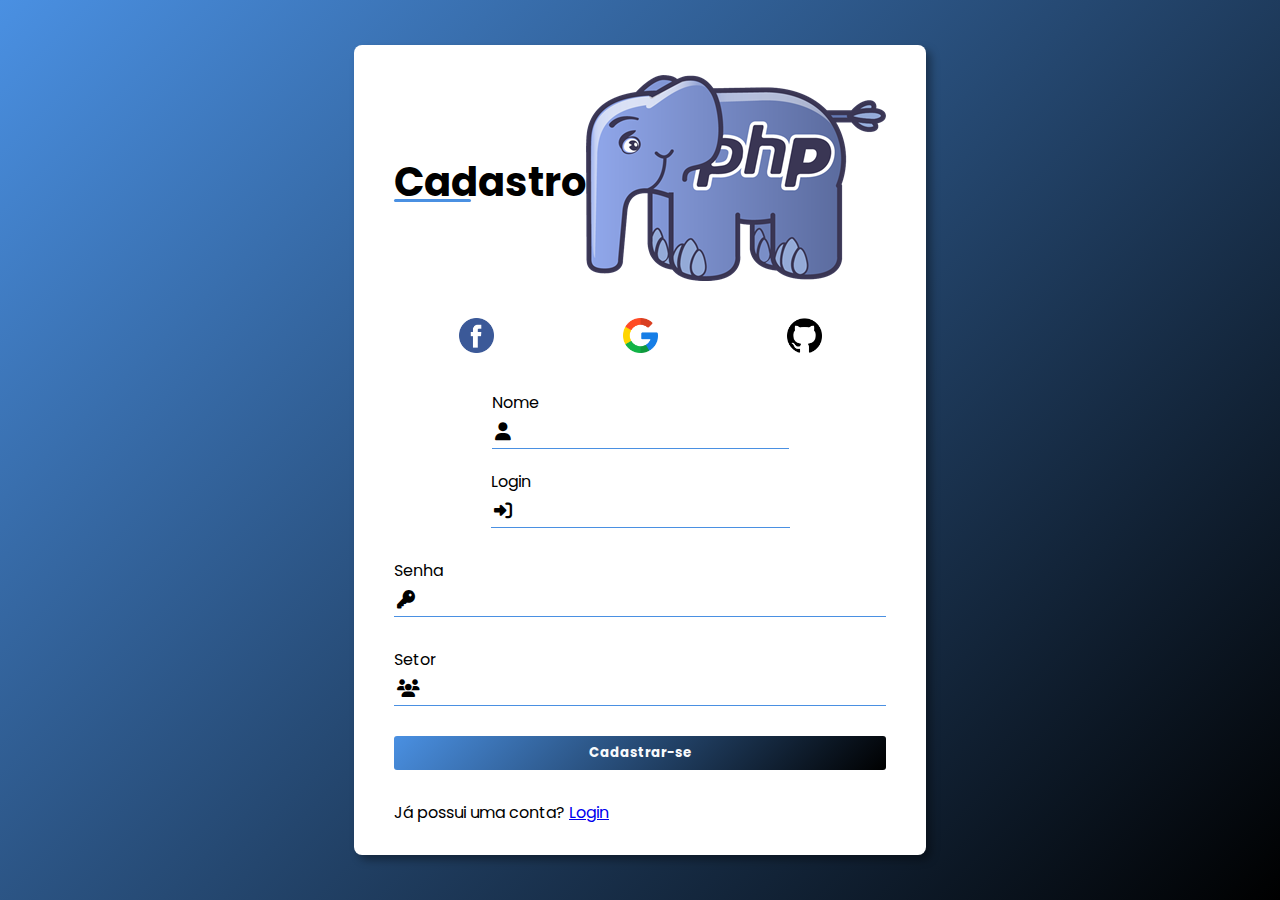
<file: index.html>
<!DOCTYPE html>
<html lang="pt-br">
<head>
    <meta charset="UTF-8">
    <meta name="viewport" content="width=device-width, initial-scale=1.0">
    <link rel="stylesheet" href="https://cdnjs.cloudflare.com/ajax/libs/font-awesome/6.4.2/css/all.min.css">
    <link rel="stylesheet" href="style.css">

    <title>Cadastro</title>
</head>
<body>
    <main id="container">
        <form method="post" id="login_form">
            <div id="form-inicio">
                <h1>Cadastro</h1>
                <a href="">
                    <img src="php.png" alt="Facebook logo">
                </a>
            </div>

            <div id="redes-sociais">
                <a href="">
                    <img src="facebook.png" alt="Facebook logo">
                </a>
                <a href="">
                    <img src="google.png" alt="Google logo">
                </a>
                <a href="">
                    <img src="github.png" alt="Github logo">
                </a>
            </div>

            <div id="inputs">
                <div id="input-caixa">
                    <label for="nome">
                        Nome
                        <div class="input-campo">
                            <i class="fa-solid fa-user"></i>
                            <input type="text" id="nome" name="nome" >
                        </div>
                    </label>
                </div>

                <div id="input-caixa">
                    <label for="login">
                        Login
                        <div class="input-campo">
                            <i class="fa-solid fa-right-to-bracket"></i>
                            <input type="text" id="login" name="login">
                        </div>
                    </label>
                </div>
            </div>

                <div id="input-caixa">
                    <label for="senha">
                        Senha
                        <div class="input-campo">
                            <i class="fa-solid fa-key"></i>
                            <input type="password" id="senha" name="senha">
                        </div>
                    </label>
                </div>
            </div>

            <div id="input-caixa">
                <label for="setor">
                    Setor
                    <div class="input-campo">
                        <i class="fa-solid fa-users"></i>
                        <input type="text" id="setor" name="setor">
                    </div>
                </label>
            </div>
        </div>

            <button type="submit" id="login-botao">
                Cadastrar-se
            </button>
            
            <div id="entrar-conta">
                Já possui uma conta?
                <a href="login.html">
                    Login
                </a>
            </div>
        </form>
    </main>

</body>
</html>
</file>
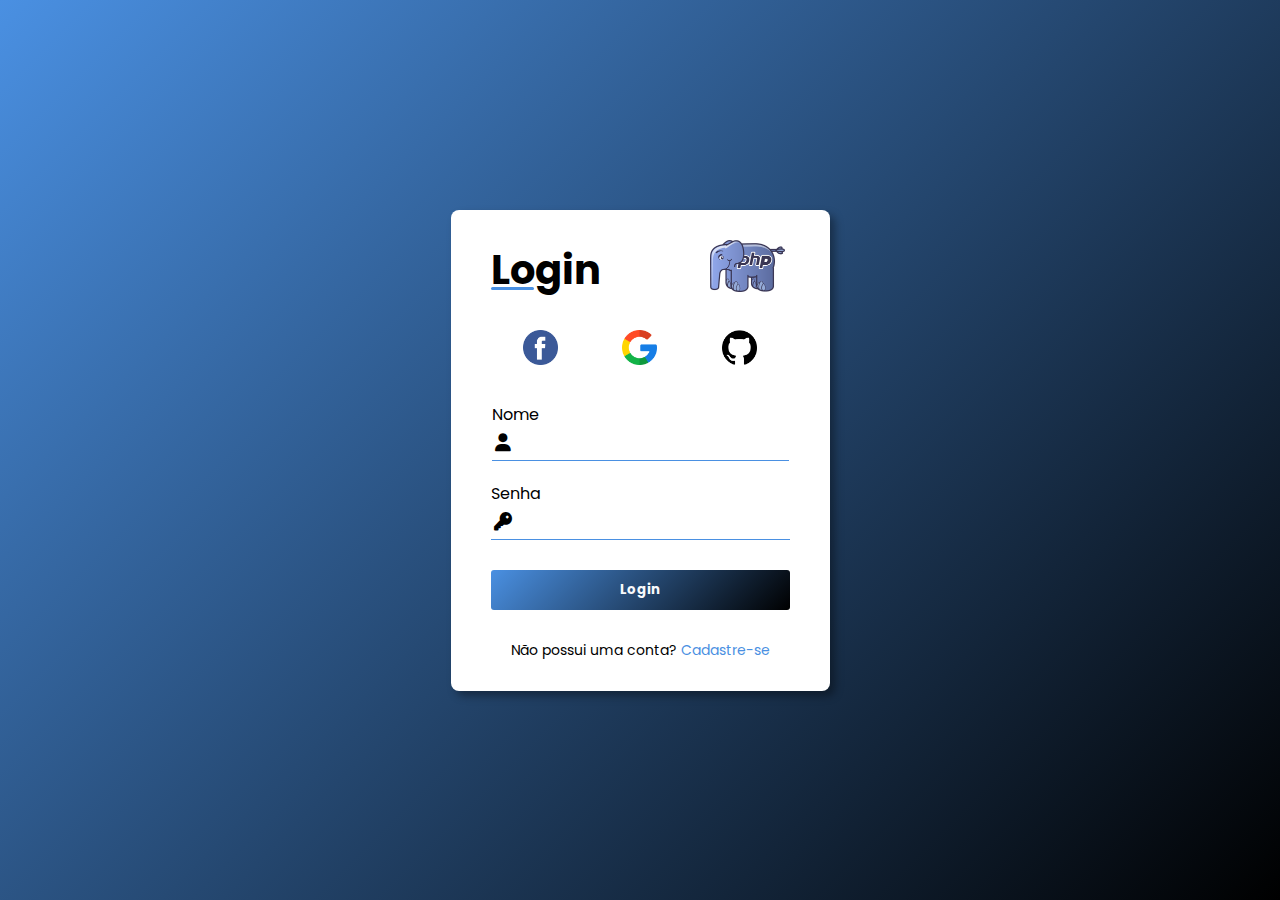
<file: login.html>
<!DOCTYPE html>
<html lang="pt-br">
<head>
    <meta charset="UTF-8">
    <meta name="viewport" content="width=device-width, initial-scale=1.0">
    <link rel="stylesheet" href="https://cdnjs.cloudflare.com/ajax/libs/font-awesome/6.4.2/css/all.min.css">
    <link rel="stylesheet" href="login.css">

    <title>Login</title>
</head>
<body>
    <main id="container">
        <form id="login_form">
            <div id="form-inicio">
                <h1>Login</h1>
                <a href="">
                    <img src="php.png" alt="Facebook logo">
                </a>
            </div>

            <div id="redes-sociais">
                <a href="">
                    <img src="facebook.png" alt="Facebook logo">
                </a>
                <a href="">
                    <img src="google.png" alt="Google logo">
                </a>
                <a href="">
                    <img src="github.png" alt="Github logo">
                </a>
            </div>

            <div id="inputs">
                <div id="input-caixa">
                    <label for="nome">
                        Nome
                        <div class="input-campo">
                            <i class="fa-solid fa-user"></i>
                            <input type="text" id="nome" name="nome" >
                        </div>
                    </label>
                </div>

                <div id="input-caixa">
                    <label for="senha">
                        Senha
                        <div class="input-campo">
                            <i class="fa-solid fa-key"></i>
                            <input type="password" id="senha" name="senha">
                        </div>
                    </label>
                </div>
            </div>

            <button type="submit" id="login-botao">
                Login
            </button>
            
            <div id="entrar-conta">
                Não possui uma conta?
                <a href="index.html">
                    Cadastre-se
                </a>
            </div>
        </form>
    </main>
</body>
</html>
</file>
<file: style.css>
@import url('https://fonts.googleapis.com/css2?family=Poppins:wght@100;200;300;400&display=swap');


:root {
    --color-light-50: #f8fafc;

    --color-dark-50: #797984;
    --color-dark-100: #312d37;
    --color-dark-900: #000;

    --color-purple-50: #7c3aed;
    --color-purple-100: #a855f7;
    --color-purple-200: #bf46ef;

    --color-gradient: linear-gradient(90deg, var(--color-purple-50), var(--color-purple-100), var(--color-purple-200));
}

*{
    font-family: 'Poppins', sans-serif;
    margin: 0;
    padding: 0;
    box-sizing: border-box;
}

#container{
    height: 100vh;
    width: 100%;
    background: linear-gradient(135deg, #4A90E2, #000);
    display: flex;
    align-items: center;
    justify-content: center;
}

#login_form{
    background-color: white;
    display: flex;
    flex-direction: column;
    padding: 30px 40px;
    border-radius: 8px;
    gap: 30px;
    box-shadow: 5px 5px 8px rgba(0, 0, 0, 0.366);
    height: fit-content;
}

#form-inicio{
    display: flex;
    align-items: center;
    justify-content: space-between;
}

#form-inicio h1{
    font-size: 40px;
    position: relative;
}

#form-inicio h1::before{
    position: absolute;
    content: '';
    width: 40%;
    background-color: #4A90E2;
    height: 3px;
    bottom: 10px;
    border-radius: 5px;
}

#modo{
    cursor: pointer;
    font-size: 20px;
}

#redes-sociais{
    display: flex;
    justify-content: space-around;
}

#redes-sociais img{
    width: 35px;
}

#redes-sociais img:hover{
    transform: scale(1.1);
}

#inputs{
    display: flex;
    flex-direction: column;
    align-items: center;
    justify-content: center;
    gap: 20px;
}

.input-caixa label{
    font-size: 14px;
    color: #000;
}

.input-campo{
    display: flex;
    align-items: center;
    gap: 15px;
    padding: 3px;
    cursor: text;
    border-bottom: 1px solid #4A90E2;
}

.input-campo i{
    font-size: 18px;
    color: #000;
}

.input-campo input{
    border: none;
    background-color: transparent;
    width: 260px;
    font-size: 18px;
    padding: 0px 5px;
}

.input-campo input:focus{
    outline: none;
}

#senha-esquecida a{
    text-decoration: none;
    font-size: 12px;
    color: #000;
}

#senha-esquecida a:hover{
    color:  #4A90E2;
}

#login-botao{
    border: none;
    background: linear-gradient(135deg, #4A90E2, #000);
    color: #f8fafc;
    padding: 7px;
    border-radius: 3px;
    font-weight: bold;
    cursor: pointer;
}

#login-botao:hover{
    transform: scale(1.01);
}
</file>
<file: login.css>
@import url('https://fonts.googleapis.com/css2?family=Poppins:wght@100;200;300;400&display=swap');

*{
    font-family: 'Poppins', sans-serif;
    margin: 0;
    padding: 0;
    box-sizing: border-box;
}

#container{
    height: 100vh;
    width: 100%;
    background: linear-gradient(135deg, #4A90E2, #000);
    display: flex;
    align-items: center;
    justify-content: center;
}

#login_form{
    background-color: white;
    display: flex;
    flex-direction: column;
    padding: 30px 40px;
    border-radius: 8px;
    gap: 30px;
    box-shadow: 5px 5px 8px rgba(0, 0, 0, 0.366);
    height: fit-content;
}

#form-inicio{
    display: flex;
    align-items: center;
    justify-content: space-between;
}

#form-inicio h1{
    font-size: 40px;
    position: relative;
}

#form-inicio h1::before{
    position: absolute;
    content: '';
    width: 40%;
    background-color: #4A90E2;
    height: 3px;
    bottom: 10px;
    border-radius: 5px;
}

#modo{
    cursor: pointer;
    font-size: 20px;
}

#redes-sociais{
    display: flex;
    justify-content: space-around;
}

#redes-sociais img{
    width: 35px;
    
}

#form-inicio img{
    width: 75px;
    margin-right: 5px;
}

#redes-sociais img:hover{
    transform: scale(1.1);
}

#inputs{
    display: flex;
    flex-direction: column;
    align-items: center;
    justify-content: center;
    gap: 20px;
}

.input-caixa label{
    font-size: 14px;
    color: #000;
}

.input-campo{
    display: flex;
    align-items: center;
    gap: 15px;
    padding: 3px;
    cursor: text;
    border-bottom: 1px solid #4A90E2;
}

.input-campo i{
    font-size: 18px;
    color: #000;
}

.input-campo input{
    border: none;
    background-color: transparent;
    width: 260px;
    font-size: 18px;
    padding: 0px 5px;
}

.input-campo input:focus{
    outline: none;
}

#entrar-conta{
    text-decoration: none;
    font-size: 14px;
    text-align: center;
}

#entrar-conta a{
    text-decoration: none;
    font-size: 14px;
    color: #4A90E2;
}

#entrar-conta a:hover{
    color:  #105eb8;
}

#senha-esquecida a{
    text-decoration: none;
    font-size: 14px;
    color: #4A90E2;
}

#senha-esquecida a:hover{
    color:  #105eb8;
}

#login-botao{
    border: none;
    background: linear-gradient(135deg, #4A90E2, #000);
    color: #f8fafc;
    padding: 10px;
    border-radius: 3px;
    font-weight: bold;
    cursor: pointer;
}

#login-botao:hover{
    transform: scale(1.01);
}
</file>
